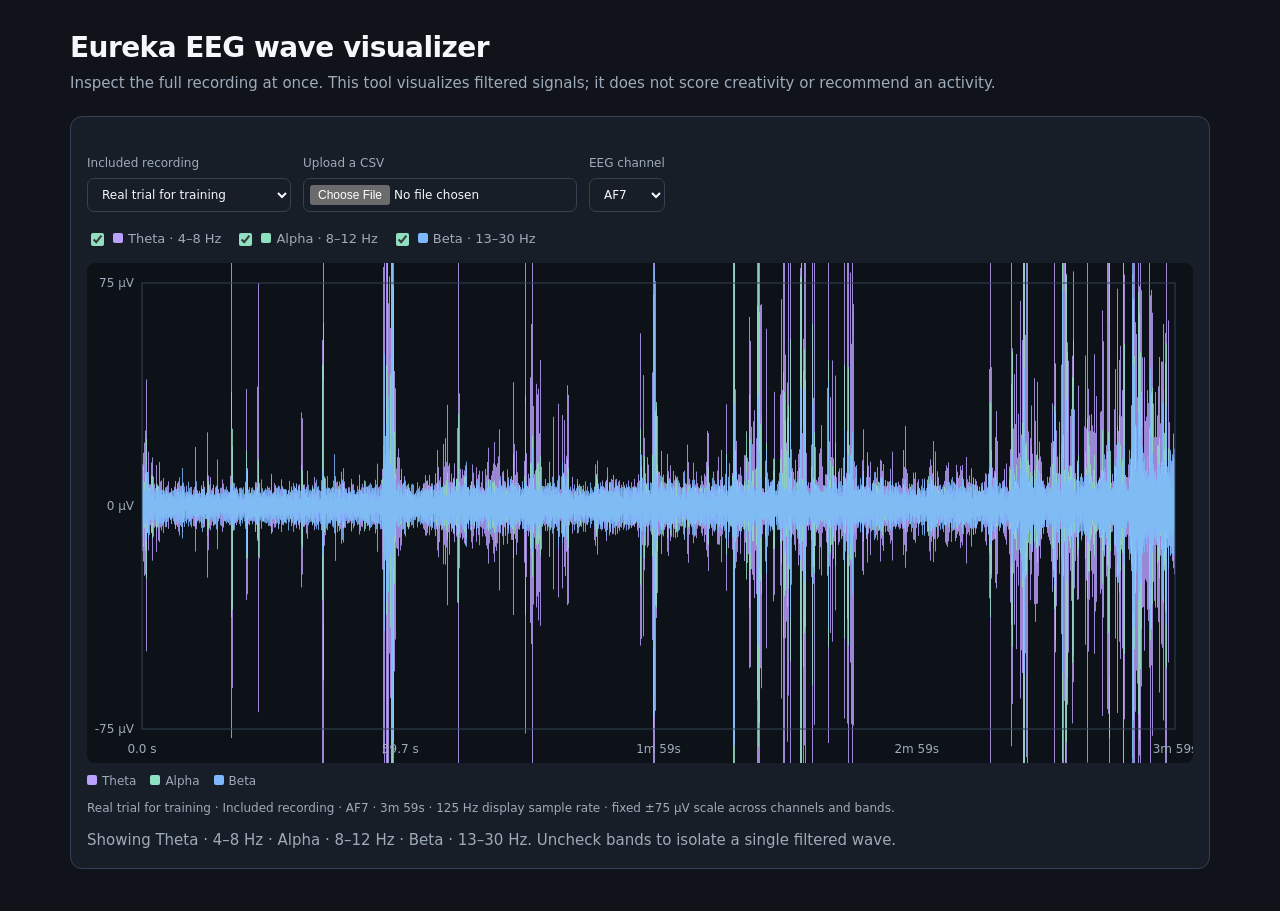
<file: visualizations/eureka-replay.html>
<!doctype html>
<html lang="en">
<head>
  <meta charset="utf-8">
  <meta name="viewport" content="width=device-width, initial-scale=1">
  <title>Eureka EEG Wave Visualizer</title>
  <style>
    :root { color-scheme:dark; --bg:#10141a; --panel:#171e27; --line:#344254; --text:#f5f7fb; --muted:#9eabba; --theta:#bba1ff; --alpha:#8fe0c0; --beta:#7db8ff; --warn:#f2ba71; }
    * { box-sizing:border-box; }
    body { margin:0; background:var(--bg); color:var(--text); font:15px/1.45 ui-sans-serif,system-ui,-apple-system,BlinkMacSystemFont,"Segoe UI",sans-serif; }
    main { max-width:1180px; margin:0 auto; padding:28px 20px 42px; }
    h1,h2,p { margin:0; } h1 { font-size:28px; letter-spacing:-.02em; } h2 { font-size:16px; font-weight:600; }
    .subhead,.meta { color:var(--muted); } .subhead { margin-top:4px; } .meta { font-size:12px; margin-top:10px; }
    .panel { background:var(--panel); border:1px solid var(--line); border-radius:12px; padding:16px; }
    .controls { display:flex; gap:12px; flex-wrap:wrap; align-items:end; margin:22px 0 18px; }
    label { color:var(--muted); font-size:12px; display:grid; gap:5px; }
    select,input[type="file"] { max-width:290px; background:var(--panel); color:var(--text); border:1px solid var(--line); border-radius:7px; font:inherit; padding:8px 10px; }
    input[type="file"] { padding:6px; }
    .band-controls { display:flex; flex-wrap:wrap; gap:14px; margin-top:13px; }
    .band-controls label { display:flex; grid-template-columns:auto auto; align-items:center; gap:6px; font-size:13px; }
    .band-controls input { accent-color:var(--alpha); }
    .swatch { display:inline-block; width:10px; height:10px; border-radius:2px; margin-right:5px; }
    canvas { width:100%; height:500px; display:block; margin-top:14px; border-radius:8px; background:#0d1218; }
    .notice { min-height:22px; color:var(--muted); margin-top:12px; }
    .notice.error { color:var(--warn); }
    .legend { display:flex; flex-wrap:wrap; gap:14px; color:var(--muted); font-size:12px; margin-top:10px; }
    @media (max-width:640px) { main { padding:20px 14px 32px; } canvas { height:390px; } }
  </style>
</head>
<body>
  <main>
    <h1>Eureka EEG wave visualizer</h1>
    <p class="subhead">Inspect the full recording at once. This tool visualizes filtered signals; it does not score creativity or recommend an activity.</p>

    <section class="panel" style="margin-top:22px">
      <div class="controls">
        <label>Included recording <select id="recording"></select></label>
        <label>Upload a CSV <input id="upload" type="file" accept=".csv,text/csv"></label>
        <label>EEG channel <select id="channel"></select></label>
      </div>
      <div class="band-controls" role="group" aria-label="Visible frequency bands">
        <label><input type="checkbox" data-band="theta" checked><span><i class="swatch" style="background:#bba1ff"></i>Theta · 4–8 Hz</span></label>
        <label><input type="checkbox" data-band="alpha" checked><span><i class="swatch" style="background:#8fe0c0"></i>Alpha · 8–12 Hz</span></label>
        <label><input type="checkbox" data-band="beta" checked><span><i class="swatch" style="background:#7db8ff"></i>Beta · 13–30 Hz</span></label>
      </div>
      <canvas id="waveform" aria-label="Full recording EEG waveform view"></canvas>
      <div class="legend"><span><i class="swatch" style="background:#bba1ff"></i>Theta</span><span><i class="swatch" style="background:#8fe0c0"></i>Alpha</span><span><i class="swatch" style="background:#7db8ff"></i>Beta</span></div>
      <p class="meta" id="recording-info"></p>
      <p class="notice" id="notice">All three filtered bands are visible. Uncheck two bands to inspect one wave alone.</p>
    </section>
  </main>
  <script src="./eureka-replay-data.js"></script>
  <script>
    (() => {
      const bundled = window.EUREKA_REPLAY_DATA;
      const bandColors = {theta:'#bba1ff', alpha:'#8fe0c0', beta:'#7db8ff'};
      const bandNames = {theta:'Theta · 4–8 Hz', alpha:'Alpha · 8–12 Hz', beta:'Beta · 13–30 Hz'};
      const bandBounds = {theta:[4,8], alpha:[8,12], beta:[13,30]};
      const recordingSelect = document.getElementById('recording');
      const channelSelect = document.getElementById('channel');
      const upload = document.getElementById('upload');
      const canvas = document.getElementById('waveform');
      const info = document.getElementById('recording-info');
      const notice = document.getElementById('notice');
      const visibleBands = new Set(['theta','alpha','beta']);

      function labelFor(session) { return session.display_name || session.scenario.replaceAll('_',' '); }
      const included = bundled.sessions.map(session => ({
        id:session.scenario,
        name:labelFor(session),
        channels:bundled.channels,
        sampleRate:bundled.waveform_sample_rate_hz,
        duration:session.duration_seconds,
        bands:session.waveforms_by_band,
        yLimit:session.waveform_y_limit_uv,
        source:'Included recording'
      }));
      let active = included.find(item => item.id === 'real_trial_for_training') || included[0];
      let channelIndex = 1;

      included.forEach((item,index) => recordingSelect.add(new Option(item.name,index)));
      recordingSelect.value = String(included.indexOf(active));

      function resetChannels() {
        channelSelect.innerHTML = '';
        active.channels.forEach((channel,index) => channelSelect.add(new Option(channel,index)));
        channelIndex = Math.min(channelIndex, active.channels.length - 1);
        channelSelect.value = String(channelIndex);
      }

      function canvasContext() {
        const dpr = devicePixelRatio || 1;
        const rect = canvas.getBoundingClientRect();
        canvas.width = Math.round(rect.width * dpr); canvas.height = Math.round(rect.height * dpr);
        const ctx = canvas.getContext('2d'); ctx.scale(dpr,dpr);
        return [ctx,rect.width,rect.height];
      }
      function text(ctx,value,x,y,align='left') { ctx.fillStyle='#9eabba';ctx.font='12px ui-sans-serif,system-ui';ctx.textAlign=align;ctx.fillText(value,x,y); }
      function frame(ctx,w,h,m) { ctx.strokeStyle='#344254';ctx.lineWidth=1;ctx.strokeRect(m.l,m.t,w-m.l-m.r,h-m.t-m.b); }
      function formatSeconds(seconds) { return seconds < 60 ? `${seconds.toFixed(1)} s` : `${Math.floor(seconds/60)}m ${(seconds%60).toFixed(0)}s`; }

      // Compress each trace into min/max columns so an entire long recording remains visible.
      function drawCompressedTrace(ctx,values,color,x,y,width) {
        const columns = Math.max(1,Math.floor(width));
        ctx.beginPath();
        for(let column=0;column<columns;column++) {
          const start=Math.floor(column*values.length/columns), end=Math.max(start+1,Math.floor((column+1)*values.length/columns));
          let low=Infinity,high=-Infinity;
          for(let i=start;i<end;i++) { const value=values[i]; if(value<low)low=value; if(value>high)high=value; }
          const px=x+column+.5;
          ctx.moveTo(px,y(low));ctx.lineTo(px,y(high));
        }
        ctx.strokeStyle=color;ctx.lineWidth=1;ctx.globalAlpha=.82;ctx.stroke();ctx.globalAlpha=1;
      }

      function render() {
        const [ctx,w,h] = canvasContext(), m={l:55,r:18,t:20,b:34};
        const max=Math.max(1,active.yLimit), x=time => m.l+(w-m.l-m.r)*time/Math.max(active.duration,.001), y=value => m.t+(h-m.t-m.b)*(max-value)/(2*max);
        ctx.clearRect(0,0,w,h);
        ctx.strokeStyle='#344254';ctx.setLineDash([4,4]);ctx.beginPath();ctx.moveTo(m.l,y(0));ctx.lineTo(w-m.r,y(0));ctx.stroke();ctx.setLineDash([]);
        for(const band of visibleBands) drawCompressedTrace(ctx,active.bands[band][channelIndex],bandColors[band],m.l,y,w-m.l-m.r);
        frame(ctx,w,h,m);
        [-max,0,max].forEach(value=>text(ctx,`${Math.round(value)} µV`,m.l-8,y(value)+4,'right'));
        [0,.25,.5,.75,1].forEach(fraction=>{const seconds=active.duration*fraction;text(ctx,formatSeconds(seconds),x(seconds),h-10,'center');});
        const visible = [...visibleBands].map(band=>bandNames[band]).join(' · ');
        info.textContent=`${active.name} · ${active.source} · ${active.channels[channelIndex]} · ${formatSeconds(active.duration)} · ${Math.round(active.sampleRate)} Hz display sample rate · fixed ±${Math.round(max)} µV scale across channels and bands.`;
        notice.className='notice';
        notice.textContent=visible ? `Showing ${visible}. Uncheck bands to isolate a single filtered wave.` : 'Select at least one frequency band to draw a trace.';
      }

      function median(values) { const sorted=[...values].sort((a,b)=>a-b); return sorted[Math.floor(sorted.length/2)] || 0; }
      function downsampleStride(sourceRate,targetRate=125) { return Math.max(1,Math.round(sourceRate/targetRate)); }
      function downsample(values,sourceRate,targetRate=125) { const stride=downsampleStride(sourceRate,targetRate); return values.filter((_,index)=>index%stride===0); }
      function biquadPass(values,low,high,sampleRate) {
        const center=Math.sqrt(low*high), q=center/(high-low), omega=2*Math.PI*center/sampleRate, alpha=Math.sin(omega)/(2*q), cosine=Math.cos(omega);
        const b0=alpha/(1+alpha), b2=-alpha/(1+alpha), a1=(-2*cosine)/(1+alpha), a2=(1-alpha)/(1+alpha);
        let x1=0,x2=0,y1=0,y2=0;
        return values.map(x=>{const y=b0*x+b2*x2-a1*y1-a2*y2;x2=x1;x1=x;y2=y1;y1=y;return y;});
      }
      function zeroPhaseBandpass(values,bounds,sampleRate) {
        let output=values;
        for(let pass=0;pass<2;pass++) { output=biquadPass(output,bounds[0],bounds[1],sampleRate); output=biquadPass([...output].reverse(),bounds[0],bounds[1],sampleRate).reverse(); }
        return output;
      }
      function percentileLimit(bands) {
        const values=[];
        Object.values(bands).forEach(channels=>channels.forEach(channel=>channel.forEach(value=>values.push(Math.abs(value)))));
        values.sort((a,b)=>a-b); return Math.max(1,Math.ceil((values[Math.floor(values.length*.995)] || 1)/5)*5);
      }
      function parseCsv(text) {
        const rows=text.trim().split(/\r?\n/).filter(Boolean).map(row=>row.split(','));
        if(rows.length<3) throw new Error('The CSV needs a header and at least two data rows.');
        const headers=rows[0].map(header=>header.trim().replace(/^\uFEFF/,''));
        const timestampIndex=headers.findIndex(header=>/^(timestamp|timestamps|time)$/i.test(header));
        const channelIndexes=headers.map((header,index)=>({header,index})).filter(({header,index})=>index!==timestampIndex&&!/^(right aux|aux)$/i.test(header));
        if(!channelIndexes.length) throw new Error('No EEG columns found. Include numeric channels such as TP9, AF7, AF8, or TP10.');
        const channels=channelIndexes.map(item=>item.header), raw=channels.map(()=>[]), times=[];
        rows.slice(1).forEach(row=>{const values=channelIndexes.map(({index})=>Number(row[index]));if(values.some(value=>!Number.isFinite(value)))return;raw.forEach((channel,index)=>channel.push(values[index]));if(timestampIndex>=0)times.push(Number(row[timestampIndex]));});
        if(raw[0].length<20) throw new Error('The CSV does not contain enough numeric EEG samples.');
        const deltas=[]; for(let index=1;index<times.length;index++){const delta=times[index]-times[index-1];if(Number.isFinite(delta)&&delta>0)deltas.push(delta);}
        const inferred=median(deltas); const sampleRate=inferred>0 ? Math.round(1/inferred) : 250;
        if(!Number.isFinite(sampleRate)||sampleRate<20||sampleRate>2000) throw new Error('Could not infer a usable sample rate from timestamps.');
        const bands={theta:[],alpha:[],beta:[]};
        raw.forEach(channel=>Object.entries(bandBounds).forEach(([band,bounds])=>bands[band].push(downsample(zeroPhaseBandpass(channel,bounds,sampleRate),sampleRate))));
        return {name:'Uploaded CSV',source:'Uploaded file',channels,sampleRate:sampleRate/downsampleStride(sampleRate),duration:(raw[0].length-1)/sampleRate,bands,yLimit:percentileLimit(bands)};
      }

      recordingSelect.addEventListener('change',()=>{active=included[Number(recordingSelect.value)];resetChannels();render();});
      channelSelect.addEventListener('change',()=>{channelIndex=Number(channelSelect.value);render();});
      document.querySelectorAll('[data-band]').forEach(input=>input.addEventListener('change',()=>{input.checked?visibleBands.add(input.dataset.band):visibleBands.delete(input.dataset.band);render();}));
      upload.addEventListener('change',async()=>{const file=upload.files[0];if(!file)return;notice.className='notice';notice.textContent=`Filtering ${file.name}…`;try{await new Promise(requestAnimationFrame);active=parseCsv(await file.text());recordingSelect.value='';resetChannels();render();}catch(error){notice.className='notice error';notice.textContent=`Could not load ${file.name}: ${error.message}`;}});
      resetChannels();render();addEventListener('resize',render);
    })();
  </script>
</body>
</html>
</file>
